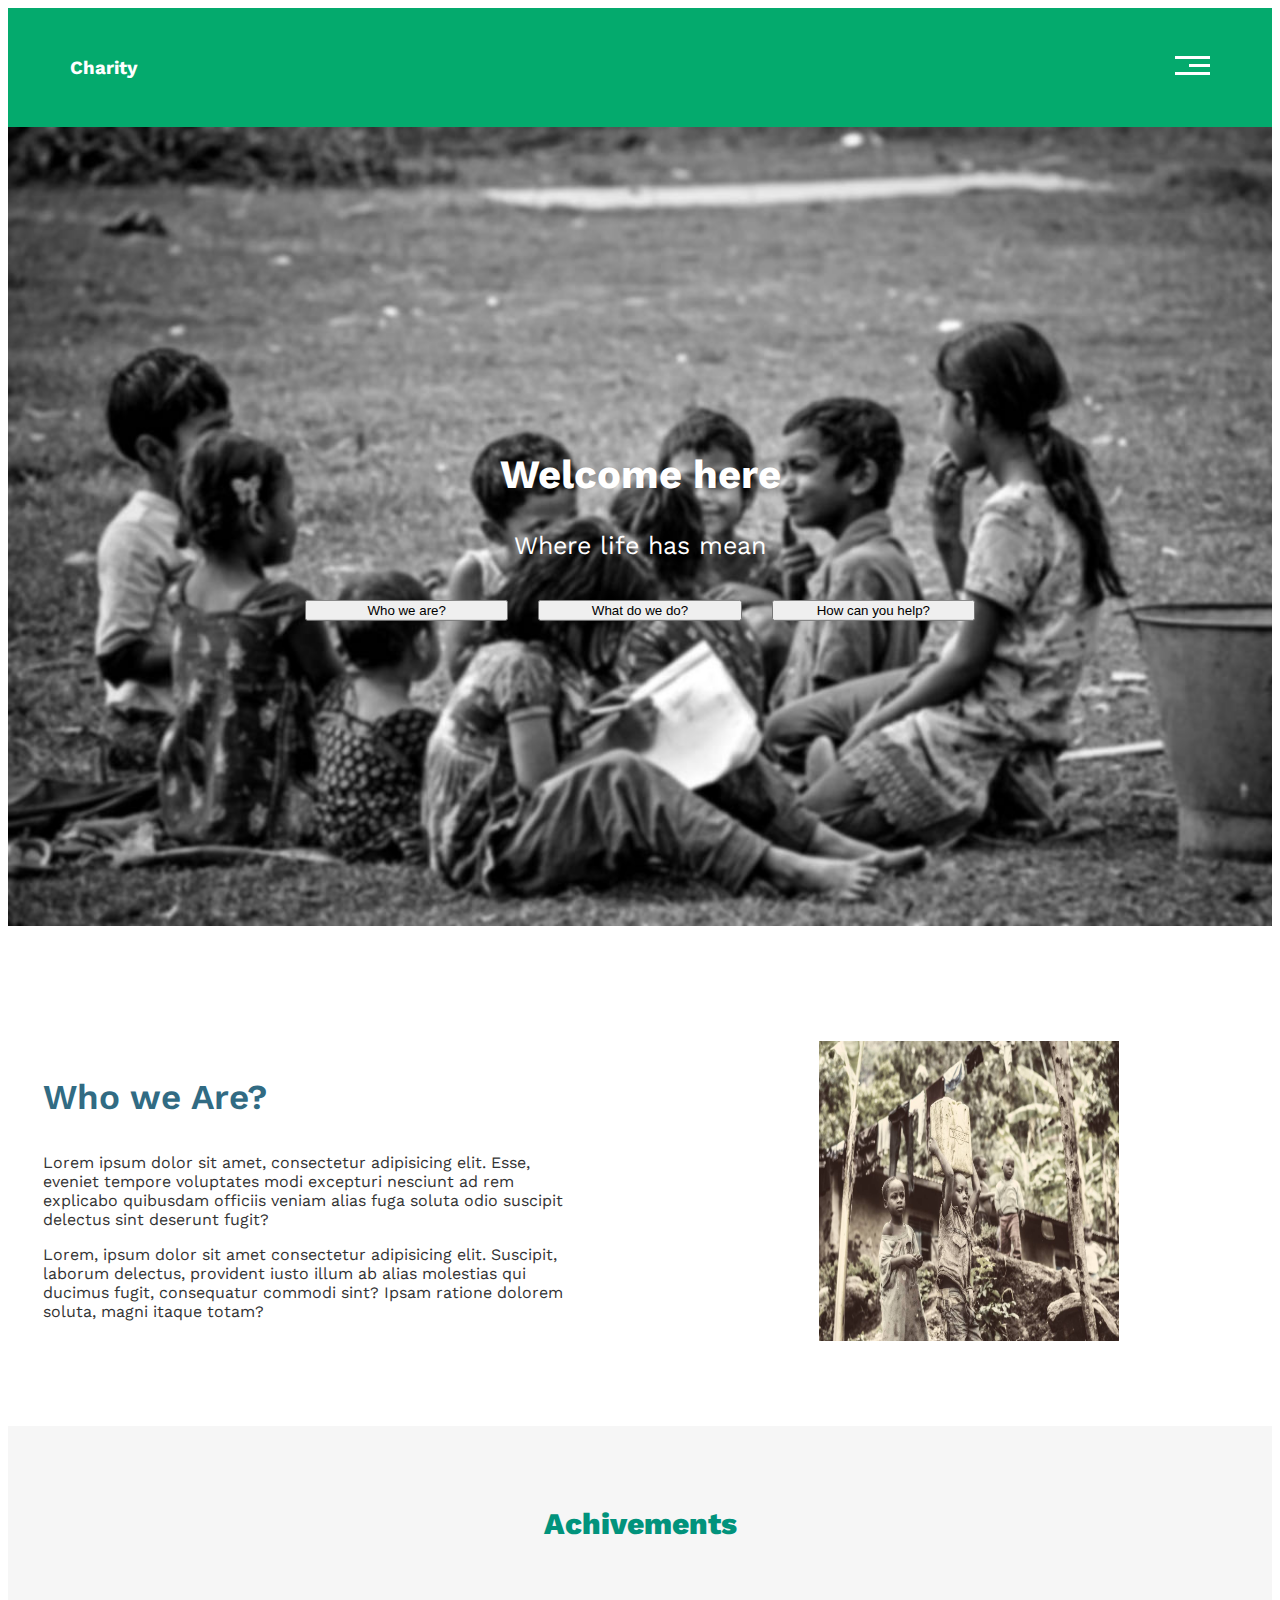
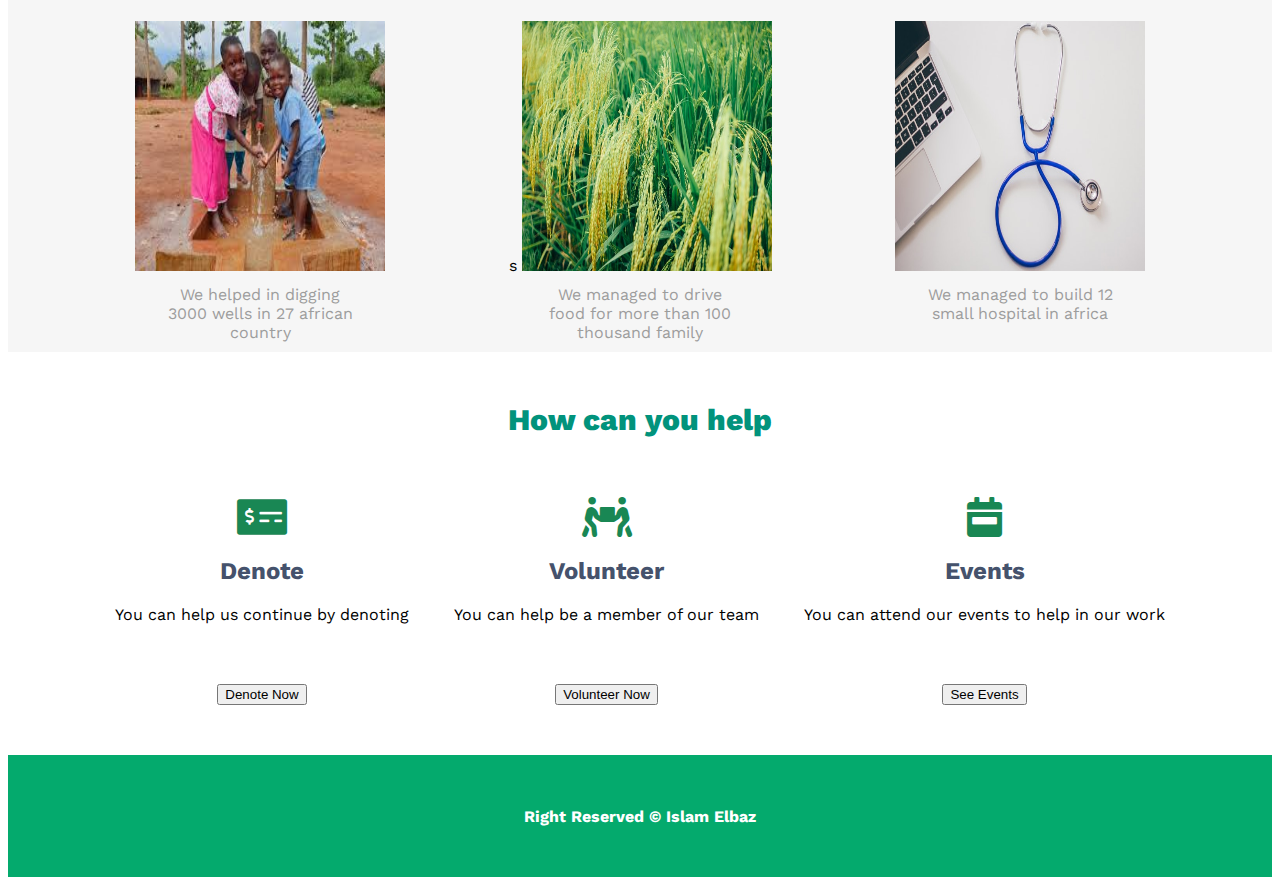
<file: index.html>
<!DOCTYPE html>

<html lang="en">
    <head>
        <meta charset="UTF-8">
        <meta http-equiv="X-UA-Compatible" content="IE=edge">
        <meta name="viewport" content="width=device-width, initial-scale=1.0">
        <link rel="stylesheet" href="https://cdn.jsdelivr.net/npm/bootstrap@4.5.3/dist/css/bootstrap.min.css" integrity="sha384-TX8t27EcRE3e/ihU7zmQxVncDAy5uIKz4rEkgIXeMed4M0jlfIDPvg6uqKI2xXr2" crossorigin="anonymous">
        <script src="https://code.jquery.com/jquery-3.5.1.slim.min.js" integrity="sha384-DfXdz2htPH0lsSSs5nCTpuj/zy4C+OGpamoFVy38MVBnE+IbbVYUew+OrCXaRkfj" crossorigin="anonymous"></script>
        <script src="https://cdn.jsdelivr.net/npm/bootstrap@4.5.3/dist/js/bootstrap.bundle.min.js" integrity="sha384-ho+j7jyWK8fNQe+A12Hb8AhRq26LrZ/JpcUGGOn+Y7RsweNrtN/tE3MoK7ZeZDyx" crossorigin="anonymous"></script>
        <script src="script.js"></script>
        <link href="styles.css" rel="stylesheet">
        <link rel="preconnect" href="https://fonts.googleapis.com">
        <link rel="preconnect" href="https://fonts.gstatic.com" crossorigin>
        <link href="https://fonts.googleapis.com/css2?family=Work+Sans:wght@200;300;400;500;600;700;800&display=swap" rel="stylesheet">
       
        <!--font icons-->
        <link rel="stylesheet" href="css/all.min.css">
        <title>Charity</title>
    </head>
    <body>
        <!--start header-->
        <div class="header">
            <div class="container">
                <div class="logo">
                    <h3>Charity</h3>
                </div>
                <div class="links">
                    <span class="icon" id="icon">
                        <span></span>
                        <span></span>
                        <span></span>
                    </span>
                    <ul id="list">
                        <li><a href="index.html" class="home">Home</a></li>
                        <li><a href="events.html" class="events">Events</a></li>
                        <li><a href="about.html" class="about">About</a></li>
                        <li><a href="contact.html" class="contact">Contact</a></li>
                    </ul>
                </div>
            </div>
        </div>
    <!--end header-->
    <!--strart landing-->
        <div class="land">
                <div class="cont">
                    <div class="intro-text">
                        <h2>Welcome here</h2>
                        <p>Where life has mean</p>   
                    </div>
                    <div class="btns">
                        <button class="btn btn-success" onclick="window.location.href='#who';" >Who we are?</button>
                        <button class="btn btn-success" onclick="window.location.href='#done';">What do we do?</button>
                        <button class="btn btn-success" onclick="window.location.href='#help';">How can you help?</button>    
                    </div>
                </div>
        </div>
         <!--End landing-->
        <!--start who-->
        <div class="who " id="who">
            <div class="container1">
                <div class="col">
                    <div class="text g-col-6">
                        <h3>Who we Are?</h3>
                        <p>     Lorem ipsum dolor sit amet, consectetur adipisicing elit. Esse, eveniet tempore voluptates modi excepturi nesciunt ad rem explicabo quibusdam officiis veniam alias fuga soluta odio suscipit delectus sint deserunt fugit?</p>
                        <p>     Lorem, ipsum dolor sit amet consectetur adipisicing elit. Suscipit, laborum delectus, provident iusto illum ab alias molestias qui ducimus fugit, consequatur commodi sint? Ipsam ratione dolorem soluta, magni itaque totam?</p>
                    </div>
                </div>
                <div class="col">
                    <div class="img g-col-6">
                        <img src="img/main-land1.jpg" alt="">
                    </div>
                </div>
            </div> 
        </div>
        <!--end who-->
        <!--start done-->
        <div class="done" id="done">
            <div class="container">
                <div class="text">
                    <h3>Achivements</h3>
                </div>
                <div class="cards">
                    <div class="col">
                        <img src="img/fresh water.jpg" alt="" class="food">
                        <p>We helped in digging 3000 wells in 27 african country</p>
                    </div>
                    <div class="col">s
                        <img src="img/poor food.jpg" alt="" class="food">
                        <p>We managed to drive food for more than 100 thousand family</p>
                    </div>
                    <div class="col">
                        <img src="img/poor health.jpg" alt="" class="health">
                        <p>We managed to build 12 small hospital in africa</p>
                    </div>
                </div>
            </div>
        </div>
        <!--start done-->
        <!--start help-->
        <div class="help" id="help">
            <div class="container">
                <h3>How can you help</h3>
                <div class="icons">
                    <div class="col">
                        <i class="fas fa-money-check-alt"></i>
                        <h2>Denote</h2>
                        <p>You can help us continue by denoting</p>
                        <br>
                        <button class="btn btn-success">Denote Now</button>
                    </div>
                    <div class="col">
                        <i class="fas fa-people-carry"></i>
                        <h2>Volunteer</h2>
                        <p>You can help be a member of our team </p>
                        <br>
                        <button class="btn btn-success">Volunteer Now</button>
                    </div>
                    <div class="col">
                        <i class="fas fa-calendar-week"></i>
                        <h2>Events</h2>
                        <p>You can attend our events to help in our work</p>
                        <br>
                        <button class="btn btn-success" onclick="window.location.href='events.html';">See Events</button>
                    </div>
                </div>
            </div>
        </div>
        <!--end help-->
        <!--star footer-->
        <div class="footer">
            <div class="container">
                <h4>Right Reserved 	&#169; Islam Elbaz</h4>
            </div>
        </div>
        <!--end footer-->
   
    </body>
</html>
</file>
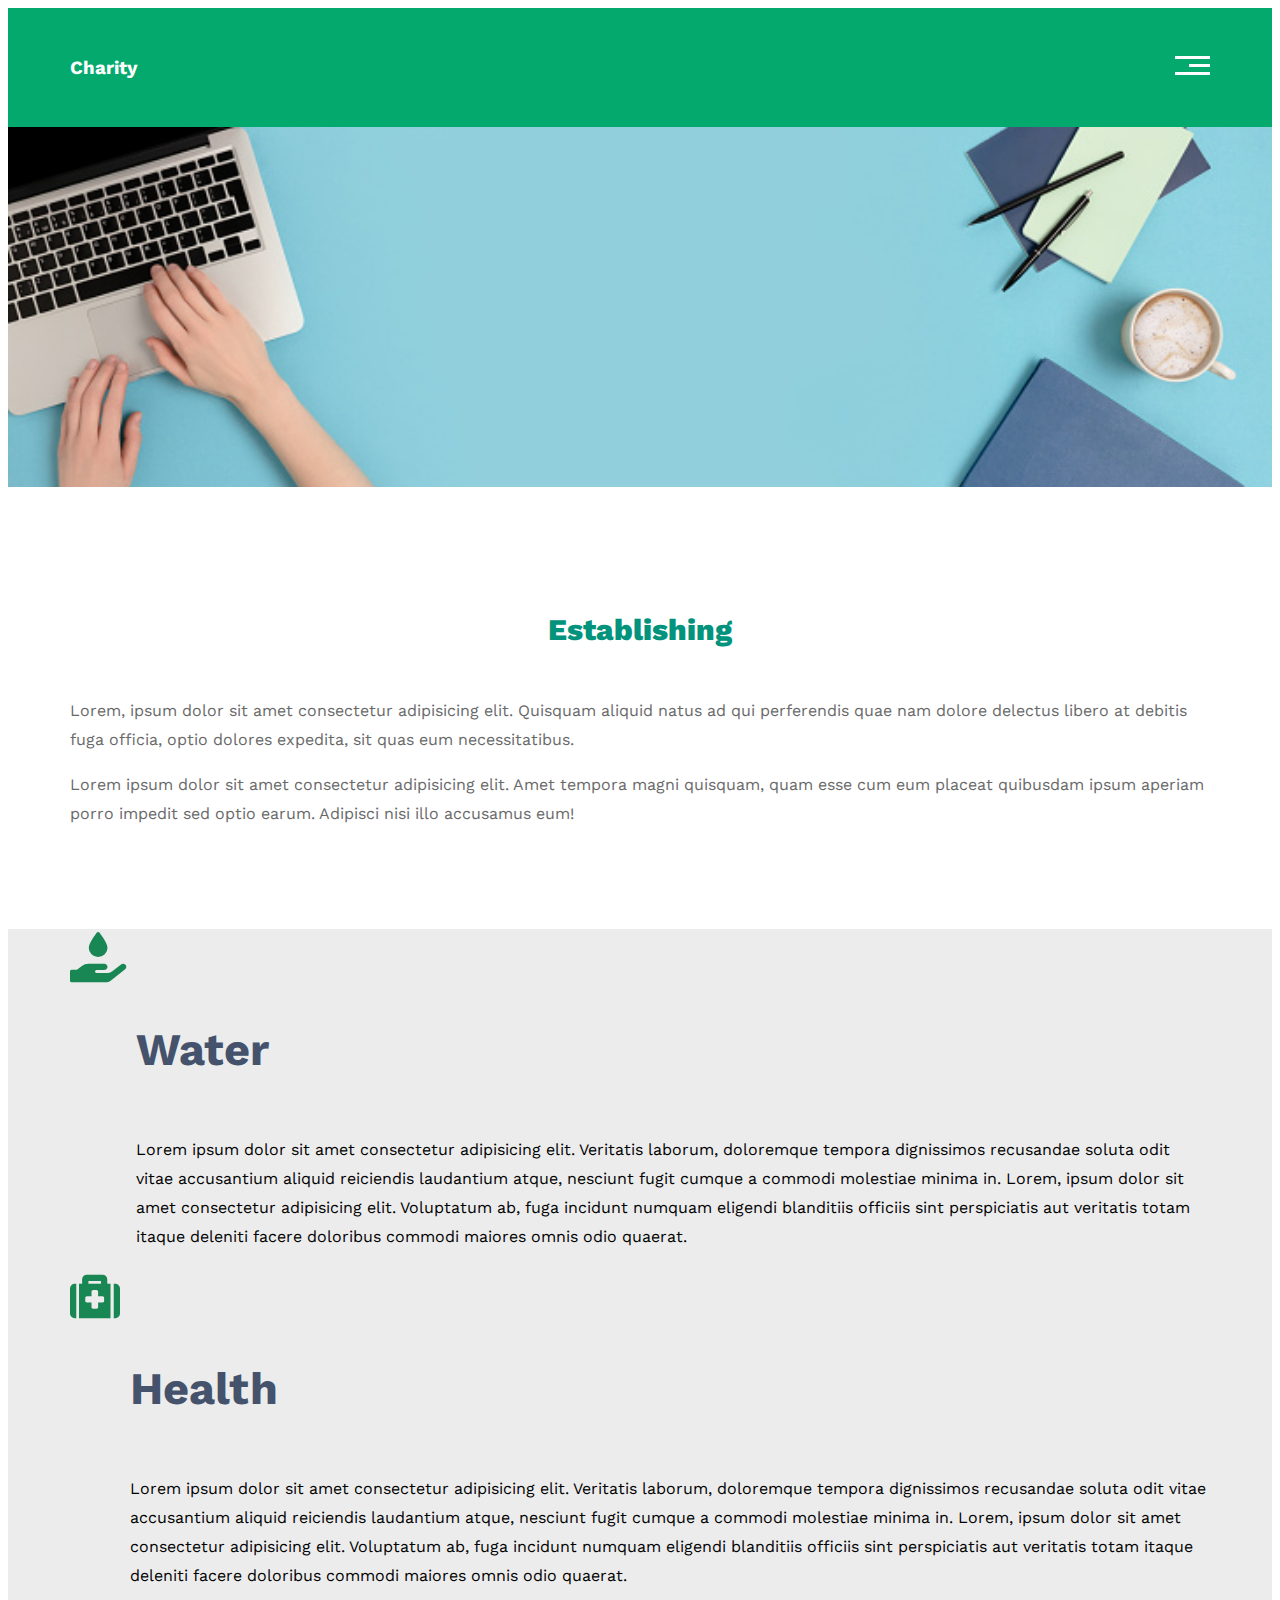
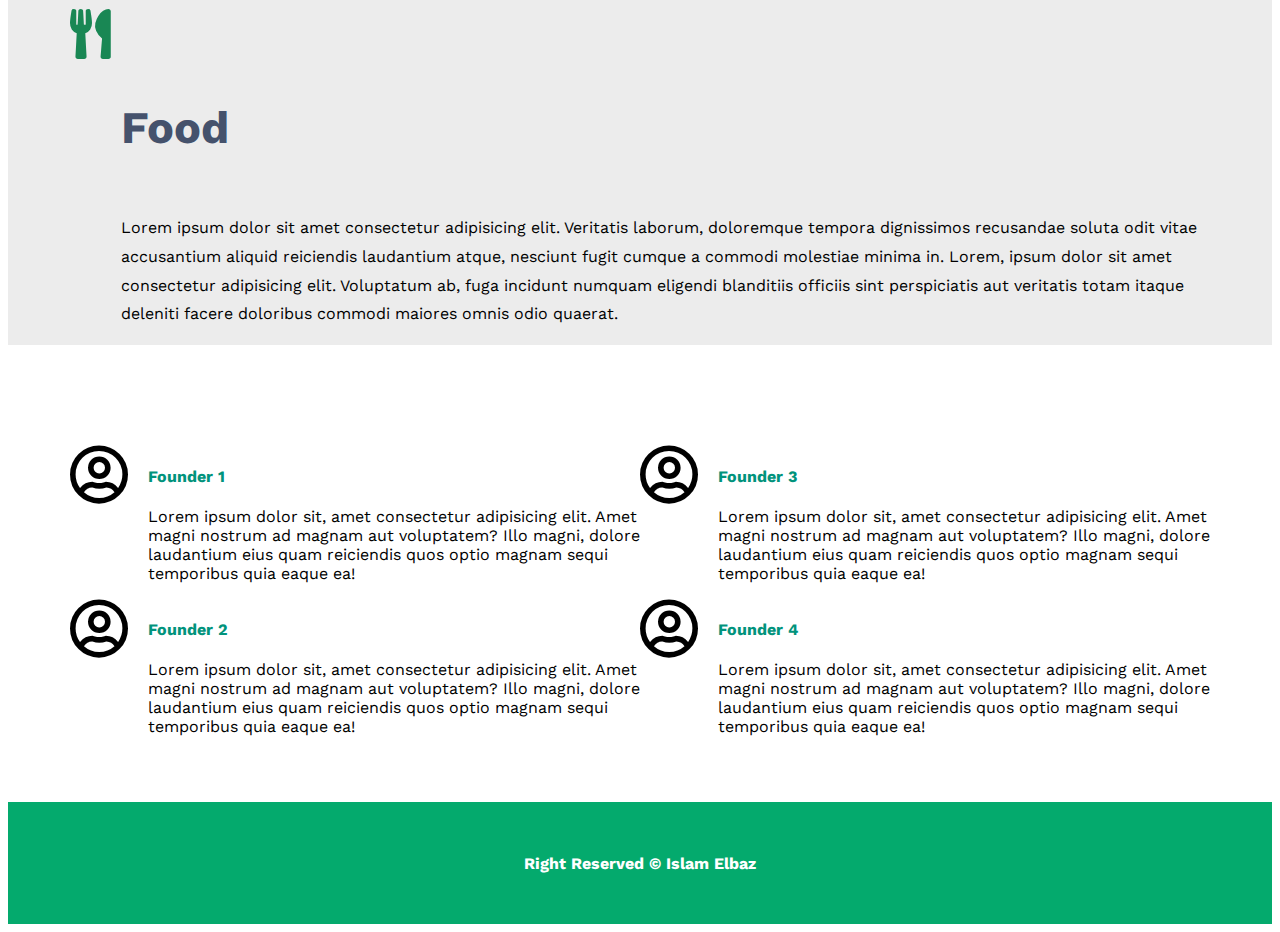
<file: about.html>
<!DOCTYPE html>
<html lang="en">
<head>
        <meta charset="UTF-8">
        <meta http-equiv="X-UA-Compatible" content="IE=edge">
        <meta name="viewport" content="width=device-width, initial-scale=1.0">
        <link rel="stylesheet" href="https://cdn.jsdelivr.net/npm/bootstrap@4.5.3/dist/css/bootstrap.min.css" integrity="sha384-TX8t27EcRE3e/ihU7zmQxVncDAy5uIKz4rEkgIXeMed4M0jlfIDPvg6uqKI2xXr2" crossorigin="anonymous">
        <script src="https://code.jquery.com/jquery-3.5.1.slim.min.js" integrity="sha384-DfXdz2htPH0lsSSs5nCTpuj/zy4C+OGpamoFVy38MVBnE+IbbVYUew+OrCXaRkfj" crossorigin="anonymous"></script>
        <script src="https://cdn.jsdelivr.net/npm/bootstrap@4.5.3/dist/js/bootstrap.bundle.min.js" integrity="sha384-ho+j7jyWK8fNQe+A12Hb8AhRq26LrZ/JpcUGGOn+Y7RsweNrtN/tE3MoK7ZeZDyx" crossorigin="anonymous"></script>
        <script src="script.js"></script>
        
        <link rel="preconnect" href="https://fonts.googleapis.com">
        <link rel="preconnect" href="https://fonts.gstatic.com" crossorigin>
        <link href="https://fonts.googleapis.com/css2?family=Work+Sans:wght@200;300;400;500;600;700;800&display=swap" rel="stylesheet">
       
        <!--font icons-->
        <link rel="stylesheet" href="css/all.min.css">
        <link href="css/about.css" rel="stylesheet">
        <title>Charity</title>
    <title>Document</title>
</head>
<body>
    <!--start header-->
    <div class="header">
        <div class="container">
            <div class="logo">
                <h3>Charity</h3>
            </div>
            <div class="links">
                <span class="icon" id="icon">
                    <span></span>
                    <span></span>
                    <span></span>
                </span>
                <ul id="list">
                    <li><a href="index.html" class="home">Home</a></li>
                    <li><a href="events.html" class="events">Events</a></li>
                    <li><a href="about.html" class="about">About</a></li>
                    <li><a href="contact.html" class="contact">Contact</a></li>
                </ul>
            </div>
        </div>
    </div>
<!--end header-->
<!--strart landing-->
<div class="land">
            
            
</div>
 <!--End landing-->
 <!--start history-->
<div class="cont">
    <div class="container">
        <div class="his">
            <h3>Establishing</h3>
            <p>Lorem, ipsum dolor sit amet consectetur adipisicing elit. Quisquam aliquid natus ad qui perferendis quae nam dolore delectus libero at debitis fuga officia, optio dolores expedita, sit quas eum necessitatibus.</p>
            <p>Lorem ipsum dolor sit amet consectetur adipisicing elit. Amet tempora magni quisquam, quam esse cum eum placeat quibusdam ipsum aperiam porro impedit sed optio earum. Adipisci nisi illo accusamus eum!</p>

        </div>
    </div>
</div>
<div class="ambitious">
    <div class="container">
        <div class="rows">
            <div class="icon">
                <i class="fas fa-hand-holding-water"></i>
            </div>
            <div class="text">
                <h4>Water</h4>
                <p>Lorem ipsum dolor sit amet consectetur adipisicing elit. Veritatis laborum, doloremque tempora dignissimos recusandae soluta odit vitae accusantium aliquid reiciendis laudantium atque, nesciunt fugit cumque a commodi molestiae minima in.
                    Lorem, ipsum dolor sit amet consectetur adipisicing elit. Voluptatum ab, fuga incidunt numquam eligendi blanditiis officiis sint perspiciatis aut veritatis totam itaque deleniti facere doloribus commodi maiores omnis odio quaerat.
            </p>

            </div>
        </div>
        <div class="rows">
            <div class="icon">
                <i class="fas fa-medkit"></i>
            </div>
            <div class="text">
                <h4>Health</h4>
                <p>Lorem ipsum dolor sit amet consectetur adipisicing elit. Veritatis laborum, doloremque tempora dignissimos recusandae soluta odit vitae accusantium aliquid reiciendis laudantium atque, nesciunt fugit cumque a commodi molestiae minima in.
                    Lorem, ipsum dolor sit amet consectetur adipisicing elit. Voluptatum ab, fuga incidunt numquam eligendi blanditiis officiis sint perspiciatis aut veritatis totam itaque deleniti facere doloribus commodi maiores omnis odio quaerat.
            </p>

            </div>
        </div>
        <div class="rows">
            <div class="icon">
                <i class="fas fa-utensils"></i>
            </div>
            <div class="text">
                <h4>Food</h4>
                <p>Lorem ipsum dolor sit amet consectetur adipisicing elit. Veritatis laborum, doloremque tempora dignissimos recusandae soluta odit vitae accusantium aliquid reiciendis laudantium atque, nesciunt fugit cumque a commodi molestiae minima in.
                    Lorem, ipsum dolor sit amet consectetur adipisicing elit. Voluptatum ab, fuga incidunt numquam eligendi blanditiis officiis sint perspiciatis aut veritatis totam itaque deleniti facere doloribus commodi maiores omnis odio quaerat.
            </p>

            </div>
        </div>
    </div>
</div>
<div class="founders">
    <div class="container">
        <div class="col">
            <div class="person">
                <i class="far fa-user-circle"></i>
                <div class="text">
                    <h4>Founder 1</h4>
                    <p>Lorem ipsum dolor sit, amet consectetur adipisicing elit. Amet magni nostrum ad magnam aut voluptatem? Illo magni, dolore laudantium eius quam reiciendis quos optio magnam sequi temporibus quia eaque ea!</p>
                
                </div>
            </div>
            <div class="person">
                <i class="far fa-user-circle"></i>
                <div class="text">
                    <h4>Founder 2</h4>
                    <p>Lorem ipsum dolor sit, amet consectetur adipisicing elit. Amet magni nostrum ad magnam aut voluptatem? Illo magni, dolore laudantium eius quam reiciendis quos optio magnam sequi temporibus quia eaque ea!</p>
                
                </div>
            </div>
        </div>
        <div class="col">
            <div class="person">
                <i class="far fa-user-circle"></i>
                <div class="text">
                    <h4>Founder 3</h4>
                    <p>Lorem ipsum dolor sit, amet consectetur adipisicing elit. Amet magni nostrum ad magnam aut voluptatem? Illo magni, dolore laudantium eius quam reiciendis quos optio magnam sequi temporibus quia eaque ea!</p>
                
                </div>
            </div>
            <div class="person">
                <i class="far fa-user-circle"></i>
                <div class="text">
                    <h4>Founder 4</h4>
                    <p>Lorem ipsum dolor sit, amet consectetur adipisicing elit. Amet magni nostrum ad magnam aut voluptatem? Illo magni, dolore laudantium eius quam reiciendis quos optio magnam sequi temporibus quia eaque ea!</p>
                
                </div>
            </div>
        </div>
        <div class="col">

        </div>
    </div>
</div>

 <!--start history-->




<!--star footer-->
<div class="footer">
    <div class="container">
        <h4>Right Reserved 	&#169; Islam Elbaz</h4>
    </div>
</div>
<!--end footer-->
</body>
</html>
</file>
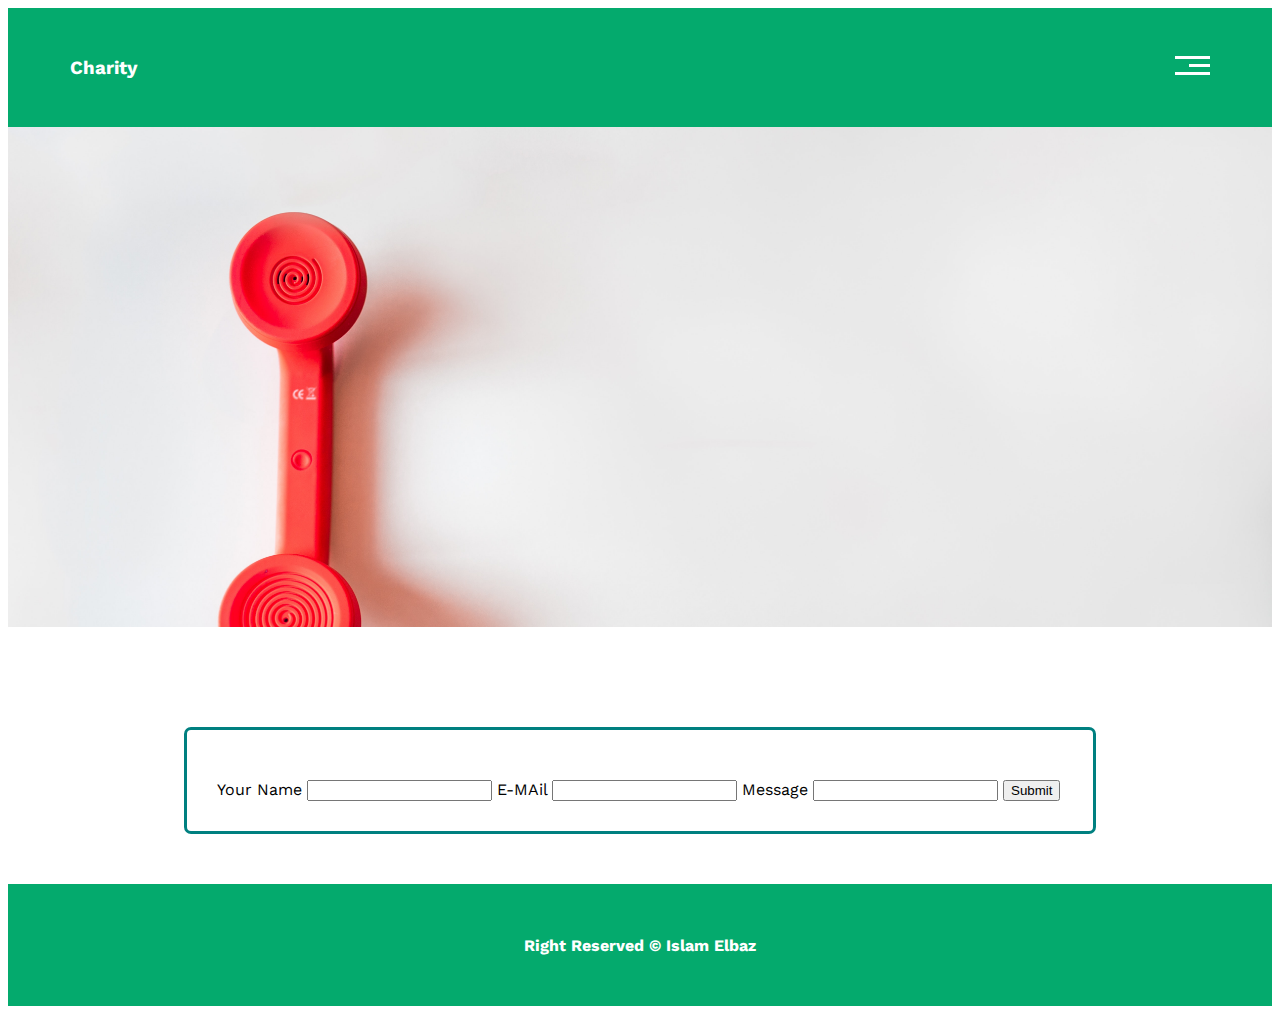
<file: contact.html>
<!DOCTYPE html>
<html lang="en">
<head>
        <meta charset="UTF-8">
        <meta http-equiv="X-UA-Compatible" content="IE=edge">
        <meta name="viewport" content="width=device-width, initial-scale=1.0">
        <link rel="stylesheet" href="https://cdn.jsdelivr.net/npm/bootstrap@4.5.3/dist/css/bootstrap.min.css" integrity="sha384-TX8t27EcRE3e/ihU7zmQxVncDAy5uIKz4rEkgIXeMed4M0jlfIDPvg6uqKI2xXr2" crossorigin="anonymous">
        <script src="https://code.jquery.com/jquery-3.5.1.slim.min.js" integrity="sha384-DfXdz2htPH0lsSSs5nCTpuj/zy4C+OGpamoFVy38MVBnE+IbbVYUew+OrCXaRkfj" crossorigin="anonymous"></script>
        <script src="https://cdn.jsdelivr.net/npm/bootstrap@4.5.3/dist/js/bootstrap.bundle.min.js" integrity="sha384-ho+j7jyWK8fNQe+A12Hb8AhRq26LrZ/JpcUGGOn+Y7RsweNrtN/tE3MoK7ZeZDyx" crossorigin="anonymous"></script>
        <script src="script.js"></script>
        
        <link rel="preconnect" href="https://fonts.googleapis.com">
        <link rel="preconnect" href="https://fonts.gstatic.com" crossorigin>
        <link href="https://fonts.googleapis.com/css2?family=Work+Sans:wght@200;300;400;500;600;700;800&display=swap" rel="stylesheet">
       
        <!--font icons-->
        <link rel="stylesheet" href="css/all.min.css">
        <link href="css/contact.css" rel="stylesheet">
        <title>Charity</title>
    <title>Document</title>
</head>
<body>
    <!--start header-->
    <div class="header">
        <div class="container">
            <div class="logo">
                <h3>Charity</h3>
            </div>
            <div class="links">
                <span class="icon" id="icon">
                    <span></span>
                    <span></span>
                    <span></span>
                </span>
                <ul id="list">
                    <li><a href="index.html" class="home">Home</a></li>
                    <li><a href="events.html" class="events">Events</a></li>
                    <li><a href="about.html" class="about">About</a></li>
                    <li><a href="contact.html" class="contact">Contact</a></li>
                </ul>
            </div>
        </div>
    </div>
<!--end header-->
<!--strart landing-->
<div class="land">
            

            
</div>
 <!--End landing-->


<div class="contact">
    <div class="container">
        <div class="for" >
            <form action="">
                <label for="" >Your Name</label>
                <input type="text" name="" id="" class="form-control">

                <label for="">E-MAil</label>
                <input type="email" name="" id="" class="form-control">
                
                <label for="">Message</label>
                <input type="text" name="" id="" class="form-control">
                
                <button class="btn btn-success">Submit</button>
            </form>
        </div>
    </div>
</div>





 
<!--star footer-->
<div class="footer">
    <div class="container">
        <h4>Right Reserved 	&#169; Islam Elbaz</h4>
    </div>
</div>
<!--end footer-->
</body>
</html>
</file>
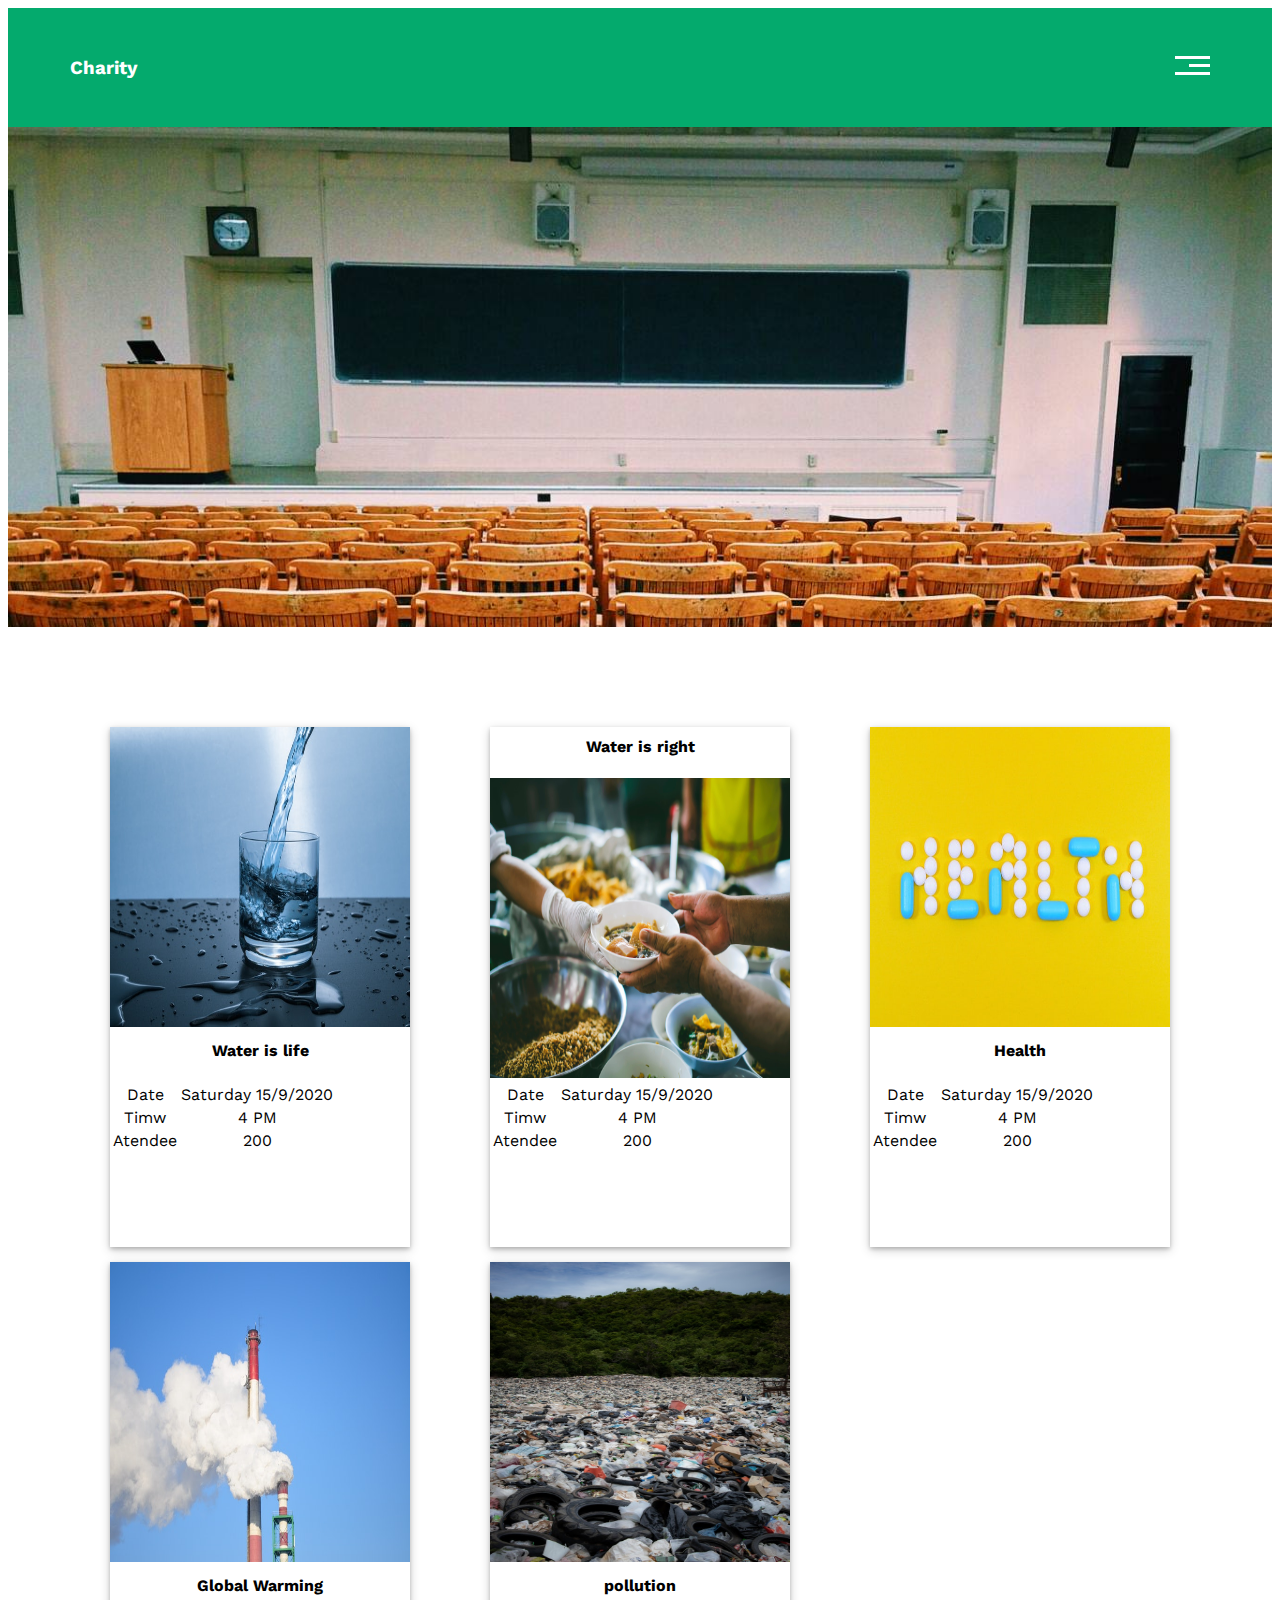
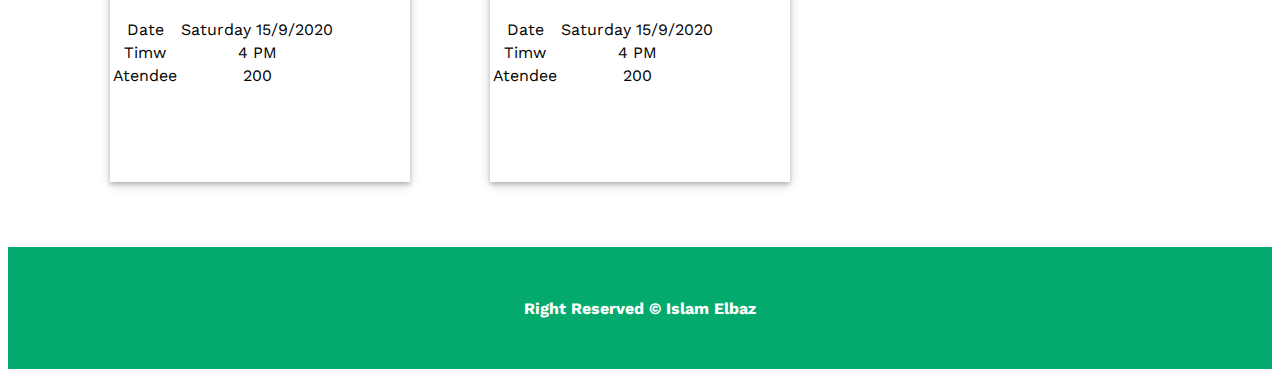
<file: events.html>
<!DOCTYPE html>

<html lang="en">
    <head>
        <meta charset="UTF-8">
        <meta http-equiv="X-UA-Compatible" content="IE=edge">
        <meta name="viewport" content="width=device-width, initial-scale=1.0">
        <link rel="stylesheet" href="https://cdn.jsdelivr.net/npm/bootstrap@4.5.3/dist/css/bootstrap.min.css" integrity="sha384-TX8t27EcRE3e/ihU7zmQxVncDAy5uIKz4rEkgIXeMed4M0jlfIDPvg6uqKI2xXr2" crossorigin="anonymous">
        <script src="https://code.jquery.com/jquery-3.5.1.slim.min.js" integrity="sha384-DfXdz2htPH0lsSSs5nCTpuj/zy4C+OGpamoFVy38MVBnE+IbbVYUew+OrCXaRkfj" crossorigin="anonymous"></script>
        <script src="https://cdn.jsdelivr.net/npm/bootstrap@4.5.3/dist/js/bootstrap.bundle.min.js" integrity="sha384-ho+j7jyWK8fNQe+A12Hb8AhRq26LrZ/JpcUGGOn+Y7RsweNrtN/tE3MoK7ZeZDyx" crossorigin="anonymous"></script>
        <script src="script.js"></script>
        
        <link rel="preconnect" href="https://fonts.googleapis.com">
        <link rel="preconnect" href="https://fonts.gstatic.com" crossorigin>
        <link href="https://fonts.googleapis.com/css2?family=Work+Sans:wght@200;300;400;500;600;700;800&display=swap" rel="stylesheet">
       
        <!--font icons-->
        <link rel="stylesheet" href="css/all.min.css">
        <link rel="stylesheet" href="css/events.css">
        <title>Charity</title>
    </head>
    <body>
        <!--start header-->
        <div class="header">
            <div class="container">
                <div class="logo">
                    <h3>Charity</h3>
                </div>
                <div class="links">
                    <span class="icon" id="icon">
                        <span></span>
                        <span></span>
                        <span></span>
                    </span>
                    <ul id="list">
                        <li><a href="index.html" class="home">Home</a></li>
                        <li><a href="events.html" class="events">Events</a></li>
                        <li><a href="about.html" class="about">About</a></li>
                        <li><a href="contact.html" class="contact">Contact</a></li>
                    </ul>
                </div>
            </div>
        </div>
    <!--end header-->
        <!--strart landing-->
        <div class="land">
            
            
        </div>
         <!--End landing-->
        <div class="ev">
            <div class="container">
                <div class="cards">
                    <div class="col">
                        <img src="img/ev-wat (1).jpg" alt="">
                        <h4>Water is life</h4>
                        <table class="table">
                            <tr>
                                <td>Date</td>
                                <td>Saturday 15/9/2020</td>
                            </tr>
                            <tr>
                                <td>Timw</td>
                                <td>4 PM</td>
                            </tr>
                            <tr>
                                <td>Atendee</td>
                                <td>200</td>
                            </tr>
                        </table>
                    </div>
                    <div class="col">
                        <h4>Water is right</h4>
                        <img src="img/event-food.jpg" alt="">
                        <table class="table">
                            <tr>
                                <td>Date</td>
                                <td>Saturday 15/9/2020</td>
                            </tr>
                            <tr>
                                <td>Timw</td>
                                <td>4 PM</td>
                            </tr>
                            <tr>
                                <td>Atendee</td>
                                <td>200</td>
                            </tr>
                        </table>
                    </div>
                    <div class="col">
                        <img src="img/event-health.jpg" alt="">
                        
                        <table class="table">
                            <h4>Health</h4>
                            <tr>
                                <td>Date</td>
                                <td>Saturday 15/9/2020</td>
                            </tr>
                            <tr>
                                <td>Timw</td>
                                <td>4 PM</td>
                            </tr>
                            <tr>
                                <td>Atendee</td>
                                <td>200</td>
                            </tr>
                        </table>
                    </div>
                    <div class="col">
                        <img src="img/event-warming.jpg" alt="">
                        <h4>Global Warming</h4>
                        <table class="table">
                            <tr>
                                <td>Date</td>
                                <td>Saturday 15/9/2020</td>
                            </tr>
                            <tr>
                                <td>Timw</td>
                                <td>4 PM</td>
                            </tr>
                            <tr>
                                <td>Atendee</td>
                                <td>200</td>
                            </tr>
                        </table>
                    </div>
                    <div class="col">
                        <img src="img/ev-pollution.jpg" alt="">
                        <h4>pollution</h4>
                        <table class="table">
                            <tr>
                                <td>Date</td>
                                <td>Saturday 15/9/2020</td>
                            </tr>
                            <tr>
                                <td>Timw</td>
                                <td>4 PM</td>
                            </tr>
                            <tr>
                                <td>Atendee</td>
                                <td>200</td>
                            </tr>
                        </table>
                    </div>
                </div>
            </div>
        </div>

     <!--star footer-->
     <div class="footer">
        <div class="container">
            <h4>Right Reserved 	&#169; Islam Elbaz</h4>
        </div>
    </div>
    <!--end footer-->
</body>
</file>
<file: styles.css>
html{
    scroll-behavior: smooth;
}
/*start global rules*/

*{
    -webkit-box-sizing:border-box ;
    -moz-box-sizing: border-box;
    box-sizing: border-box  ;
}
body{
    font-family: "Work Sans",sans-serif;
}
/*small*/
@media (min-width:768px){
    .container{
        width:750px;
    }
}

/*med*/
@media (min-width:992px){
    .container{
        font:970px;
    }
}

/*large*/
@media (min-width:1200px){
    .container{
        width:1170px;
    }
}
.container{
    padding-left: 15px;
    padding-right: 15px;
    margin-left: auto;
    margin-right: auto;
}
/*End Global rules*/
/*start nav-bar*/
.header{
    background-color: #04aa6d; 
    color: white;
    padding: 30px;
}
.header .container{
    display: flex;
    justify-content: space-between;
    align-items: center;
  
}
.header .container .links{
    position: relative;
}
.header .container .links .icon{
    display: flex;
    flex-wrap: wrap;
    justify-content: flex-end; 
    width: 35px;
}
.header .container .links .icon:hover{
    cursor: pointer;
}
.header .container .links .icon span{
    background-color: white; 
    height: 3px;
    margin-bottom: 5px;
}

.header .container .links .icon span:first-child{
    width: 100%;
}
.header .container .links .icon span:nth-child(2){
    width: 60%;
}
.header .container .links .icon :last-child{
    width: 100%;
}
.header .links ul{
    margin: 0;
    padding: 0;
    min-width: 200px;
    background-color: #F6F6F6;
    position: absolute;
    right: 0;
    top: calc(100% + 15px);
    list-style: none;
    display: none;
    z-index: 1;
}



.header .container .links ul li{
    text-decoration: none;
    border-bottom: 2px solid teal;

}
.header .container .links ul li:hover{
    background-color: #198754;
 
    
}
.header .container .links ul li:hover a{
    color: #fff;
}


.header .container .links ul li a{
    color: teal;
    font-size: 18PX;   
    font-weight: 600;
    display: block;
    padding: 30px 15px;

   
}
.header .container .links ul li a:hover{
    text-decoration: none;
}




/*end nav-bar*/

/*start landing*/
.land{
    background-image: url(img/main-land.jpg);
    background-size: cover;
    height: calc(100vh - 101px);
    position: relative;
}

.land .cont{
    display: flex;
    flex-direction: column;
    position: absolute;
    top: 50%;
    left: 50%;
    transform: translate(-50%,-50%);
    text-align: center;
    flex-basis: 1;
    width: 700px;
   
}
.land .cont .intro-text{
    color: white;
}
.land .cont .intro-text h2{
    font-size: 40px;
}
.land .cont .intro-text p{
    font-size: 25px;
}

.land .cont .btns{
    display: grid;
    grid-template-columns: repeat(auto-fill,minmax(200px,1fr));
}
@media (max-width:767px){
    
    .land .cont{
        width: 300px;
    }
    .land .cont .btns{
      flex-direction: column;
    }
    .land  .cont .intro-text h2{
        font-size: 25px;
        font-weight: 500;
    }

}
.land .cont .btns button{
    margin: 15px;
}


/*end landing*/

/*start who*/

.who .container1{
    margin-top: 100px;
    margin-bottom: 70px;
    display: grid;
    grid-template-columns: repeat(auto-fit ,minmax(300px,1fr));
    justify-content: space-between;
    column-gap: 50px;
    
}
.who .container1 .col{
    padding: 15px 35px; 
}

.who .container1 .text h3{   
    color: #316B83;
    font-size: 35px;
    font-weight: 600;
    
}
.who .container1 .text p{
    color: #333;

}
 
.who .container1 .img img{
    height: 300px;
    width: 300px;
    display: block;
    margin-left: auto;
    margin-right: auto;
}

@media (max-width:777px){
    .who .container1 .col .img {
        display: none;
    }
}
/*end who*/
/*start done*/
.done{
    background-color: #F6F6F6;
    padding-top: 50px;
    text-align: center;
}

.done .container .cards{
    padding-top: 50px;
    display: grid;
    grid-template-columns: repeat(auto-fit,minmax(300px,1fr));
    grid-gap: 0px;
}



.done .container .cards .col img{
    height: 250px;
    width: 250px;
}
.done .container .text h3{
    color: #01937C;
    font-size: 30px;
    font-weight: 800;
}

.done .container .cards .col p{
    width: 200px;
    padding: 10px 0px;
    margin: auto auto;
    color: #9D9D9D;
}

/*end done*/
/*start help*/
.help .container{
    margin-top: 50px ;
}
.help .container h3{
    text-align: center;
    font-size: 30px;
    font-weight: 800;
    color: #01937C  ;
    margin-bottom: 50px;
}
.help .container .icons{
    display: flex;
    flex-wrap: wrap;
    justify-content: space-evenly;
    flex-basis: 1;
}

@media (max-width:777px){
    .help .container .icons{
        flex-direction: column;
    }
}
.help .container .icons .col{
    text-align: center;
    
}
.help .container .icons .col i{
    font-size: 40px;
    color: #198754;
    margin-top: 10px;

}
.help .container .icons .col h2{
    color: #45526C;
}
.help .container .icons .col p{
    height: 50px;
    margin-bottom: 10px;
}
@media (max-width:767px){
    .help .container .icons .col p{
        height: 15px;
        margin-bottom: 5px;
        
    }
}
.help .container.icons .col button{
    margin-top: 5px;
}
@media (max-width:767px){
    .help .container .icons .col button{
       
        margin-bottom: 15px;
        
    }
}
/*end help*/
/*start footer*/
.footer{
    padding: 30px;
    text-align: center;
    background-color:#04aa6d ;
    margin-top: 50px;
    color: #fff;
}
/*end footer*/
</file>
<file: css/about.css>
html{
    scroll-behavior: smooth;
}
/*start global rules*/

*{
    -webkit-box-sizing:border-box ;
    -moz-box-sizing: border-box;
    box-sizing: border-box  ;
}
body{
    font-family: "Work Sans",sans-serif;
}
/*small*/
@media (min-width:768px){
    .container{
        width:750px;
    }
}

/*med*/
@media (min-width:992px){
    .container{
        font:970px;
    }
}

/*large*/
@media (min-width:1200px){
    .container{
        width:1170px;
    }
}
.container{
    padding-left: 15px;
    padding-right: 15px;
    margin-left: auto;
    margin-right: auto;
}
/*End Global rules*/
/*start nav-bar*/
.header{
    background-color: #04aa6d; 
    color: white;
    padding: 30px;
}
.header .container{
    display: flex;
    justify-content: space-between;
    align-items: center;
  
}
.header .container .links{
    position: relative;
}
.header .container .links .icon{
    display: flex;
    flex-wrap: wrap;
    justify-content: flex-end; 
    width: 35px;
}
.header .container .links .icon:hover{
    cursor: pointer;
}
.header .container .links .icon span{
    background-color: white; 
    height: 3px;
    margin-bottom: 5px;
}

.header .container .links .icon span:first-child{
    width: 100%;
}
.header .container .links .icon span:nth-child(2){
    width: 60%;
}
.header .container .links .icon :last-child{
    width: 100%;
}
.header .links ul{
    margin: 0;
    padding: 0;
    min-width: 200px;
    background-color: #F6F6F6;
    position: absolute;
    right: 0;
    top: calc(100% + 15px);
    list-style: none;
    display: none;
    z-index: 1;
}



.header .container .links ul li{
    text-decoration: none;
    border-bottom: 2px solid teal;

}
.header .container .links ul li:hover{
    background-color: #198754;
 
    
}
.header .container .links ul li:hover a{
    color: #fff;
}



.header .container .links ul li a{
    color: teal;
    font-size: 18PX;   
    font-weight: 600;
    display: block;
    padding: 30px 15px;

   
}
.header .container .links ul li a:hover{
    text-decoration: none;
}
/*start land*/
.land{
    background-image: url(../img/about.jpg);
    height: 40vh;
    background-size: cover;
    position: relative;
}
/*end land*/
/*start his*/
.cont .container{
    margin-top: 100px;

}

.cont .container .his h3{
    text-align: center;
    font-size: 30px;
    font-weight: 800;
    color: #01937C  ;
    margin-bottom: 50px;
}
.cont .container .his p{
    line-height: 1.8;
    color: #696969;
}
/*end his*/
/*start ambitious*/
.cont .container{
    margin-top: 125px;
}
.ambitious{
    background-color: #ececec;
}
.ambitious .container {
    display: grid;
    grid-template-rows: 3;
    margin-top: 100px;
}
.ambitious .container  .rows{
    display: flex;
}
.ambitious .container  .rows .icon{
    font-size: 50px;
    color: #198754;
    margin-right: 10px;
}
.ambitious .container  .rows .text{
    margin-top: 35px;
    
}
.ambitious .container  .rows .text h4{
    color: #45526C;
    font-size: 45px;
}
.ambitious .container  .rows .text p{
    line-height: 1.8;
}
/*end ambitious*/
/*start founders*/
.founders .container{
    margin-top: 100px;
    display: grid;
    grid-template-columns: repeat(auto-fit,minmax(400px,1fr));
    justify-items: center;
}
.founders .container .col .person{
    display: flex;
}
.founders .container .col .person i{
    font-size: 60px;
    padding-right: 20px;
    
}
.founders .container .col .person .text h4{
    color: #01937C;
}

/*end founders*/
/*end nav-bar*/





/*end nav-bar*/







/*start footer*/
.footer{
    padding: 30px;
    text-align: center;
    background-color:#04aa6d ;
    margin-top: 50px;
    color: #fff;
}
/*end footer*/
</file>
<file: css/contact.css>
html{
    scroll-behavior: smooth;
}
/*start global rules*/

*{
    -webkit-box-sizing:border-box ;
    -moz-box-sizing: border-box;
    box-sizing: border-box  ;
}
body{
    font-family: "Work Sans",sans-serif;
}
/*small*/
@media (min-width:768px){
    .container{
        width:750px;
    }
}

/*med*/
@media (min-width:992px){
    .container{
        font:970px;
    }
}

/*large*/
@media (min-width:1200px){
    .container{
        width:1170px;
    }
}
.container{
    padding-left: 15px;
    padding-right: 15px;
    margin-left: auto;
    margin-right: auto;
}
/*End Global rules*/
/*start nav-bar*/
.header{
    background-color: #04aa6d; 
    color: white;
    padding: 30px;
}
.header .container{
    display: flex;
    justify-content: space-between;
    align-items: center;
  
}
.header .container .links{
    position: relative;
}
.header .container .links .icon{
    display: flex;
    flex-wrap: wrap;
    justify-content: flex-end; 
    width: 35px;
}
.header .container .links .icon:hover{
    cursor: pointer;
}
.header .container .links .icon span{
    background-color: white; 
    height: 3px;
    margin-bottom: 5px;
}

.header .container .links .icon span:first-child{
    width: 100%;
}
.header .container .links .icon span:nth-child(2){
    width: 60%;
}
.header .container .links .icon :last-child{
    width: 100%;
}
.header .links ul{
    margin: 0;
    padding: 0;
    min-width: 200px;
    background-color: #F6F6F6;
    position: absolute;
    right: 0;
    top: calc(100% + 15px);
    list-style: none;
    display: none;
    z-index: 1;
}



.header .container .links ul li{
    text-decoration: none;
    border-bottom: 2px solid teal;

}
.header .container .links ul li:hover{
    background-color: #198754;
 
    
}
.header .container .links ul li:hover a{
    color: #fff;
}



.header .container .links ul li a{
    color: teal;
    font-size: 18PX;   
    font-weight: 600;
    display: block;
    padding: 30px 15px;

   
}
.header .container .links ul li a:hover{
    text-decoration: none;
}
/*start land*/
.land{
    background-image: url(../img/contcat.jpg);
    height: 500px;
    background-size: cover;
    position: relative;
}
/*end land*/
/*start contact*/
.contact .container{
    margin-top: 100px;
}
.contact .container .for form{
    width: 80%;
    padding: 30px;
    margin-top: 40px;
    border: 3px solid teal;
    margin: auto auto;
    border-radius: 7px;
}
@media (max-width:767px){
    .contact .container .for form{
        width: 80%;
    }
}
.contact .container .for button{
    margin-top:20px;
}
/*end contact*/









/*start footer*/
.footer{
    padding: 30px;
    text-align: center;
    background-color:#04aa6d ;
    margin-top: 50px;
    color: #fff;
}
/*end footer*/
</file>
<file: css/events.css>
html{
    scroll-behavior: smooth;
}
/*start global rules*/

*{
    -webkit-box-sizing:border-box ;
    -moz-box-sizing: border-box;
    box-sizing: border-box  ;
}
body{
    font-family: "Work Sans",sans-serif;
}
/*small*/
@media (min-width:768px){
    .container{
        width:750px;
    }
}

/*med*/
@media (min-width:992px){
    .container{
        font:970px;
    }
}

/*large*/
@media (min-width:1200px){
    .container{
        width:1170px;
    }
}
.container{
    padding-left: 15px;
    padding-right: 15px;
    margin-left: auto;
    margin-right: auto;
}
/*End Global rules*/
/*start nav-bar*/
.header{
    background-color: #04aa6d; 
    color: white;
    padding: 30px;
}
.header .container{
    display: flex;
    justify-content: space-between;
    align-items: center;
  
}
.header .container .links{
    position: relative;
}
.header .container .links .icon{
    display: flex;
    flex-wrap: wrap;
    justify-content: flex-end; 
    width: 35px;
}
.header .container .links .icon:hover{
    cursor: pointer;
}
.header .container .links .icon span{
    background-color: white; 
    height: 3px;
    margin-bottom: 5px;
}

.header .container .links .icon span:first-child{
    width: 100%;
}
.header .container .links .icon span:nth-child(2){
    width: 60%;
}
.header .container .links .icon :last-child{
    width: 100%;
}
.header .links ul{
    margin: 0;
    padding: 0;
    min-width: 200px;
    background-color: #F6F6F6;
    position: absolute;
    right: 0;
    top: calc(100% + 15px);
    list-style: none;
    display: none;
    z-index: 1;
}



.header .container .links ul li{

    text-decoration: none;
    border-bottom: 2px solid teal;

}
.header .container .links ul li:hover{
    background-color: #198754;
 
    
}
.header .container .links ul li:hover a{
    color: #fff;
}


.header .container .links ul li a{
    color: teal;
    font-size: 18PX;   
    font-weight: 600;
    display: block;
    padding: 30px 15px;

   
}
.header .container .links ul li a:hover{
    text-decoration: none;
}

/*end nav-bar*/
/*start land*/
.land{
    background-image: url(../img/events.jpg);
    height: 500px;
    background-size: cover;
    position: relative;
}
/*end land*/
/*start events*/
.ev .container {
    margin-top: 100px;
    
}
.ev .container .cards{
    display: grid;
    grid-template-columns: repeat(auto-fill,minmax(300px,1fr));

    justify-items: center;
}
.ev .container .cards .col{
    width: 300px;
    height: 520px;
    margin-bottom: 15px;
    box-shadow:  0 2px 4px 0 rgba(0, 0, 0, 0.2), 0 3px 10px 0 rgba(0, 0, 0, 0.19);
    text-align: center;
}
.ev .container .cards .col h4{
    margin-top: 10px;
}
.ev .container .cards .col img{
    height: 300px;
    width: 100%;
    margin-left: auto;
    margin-right: auto;
}
/*end events*/
/*start footer*/
.footer{
    padding: 30px;
    text-align: center;
    background-color:#04aa6d ;
    margin-top: 50px;
    color: #fff;
}
/*end footer*/
</file>
